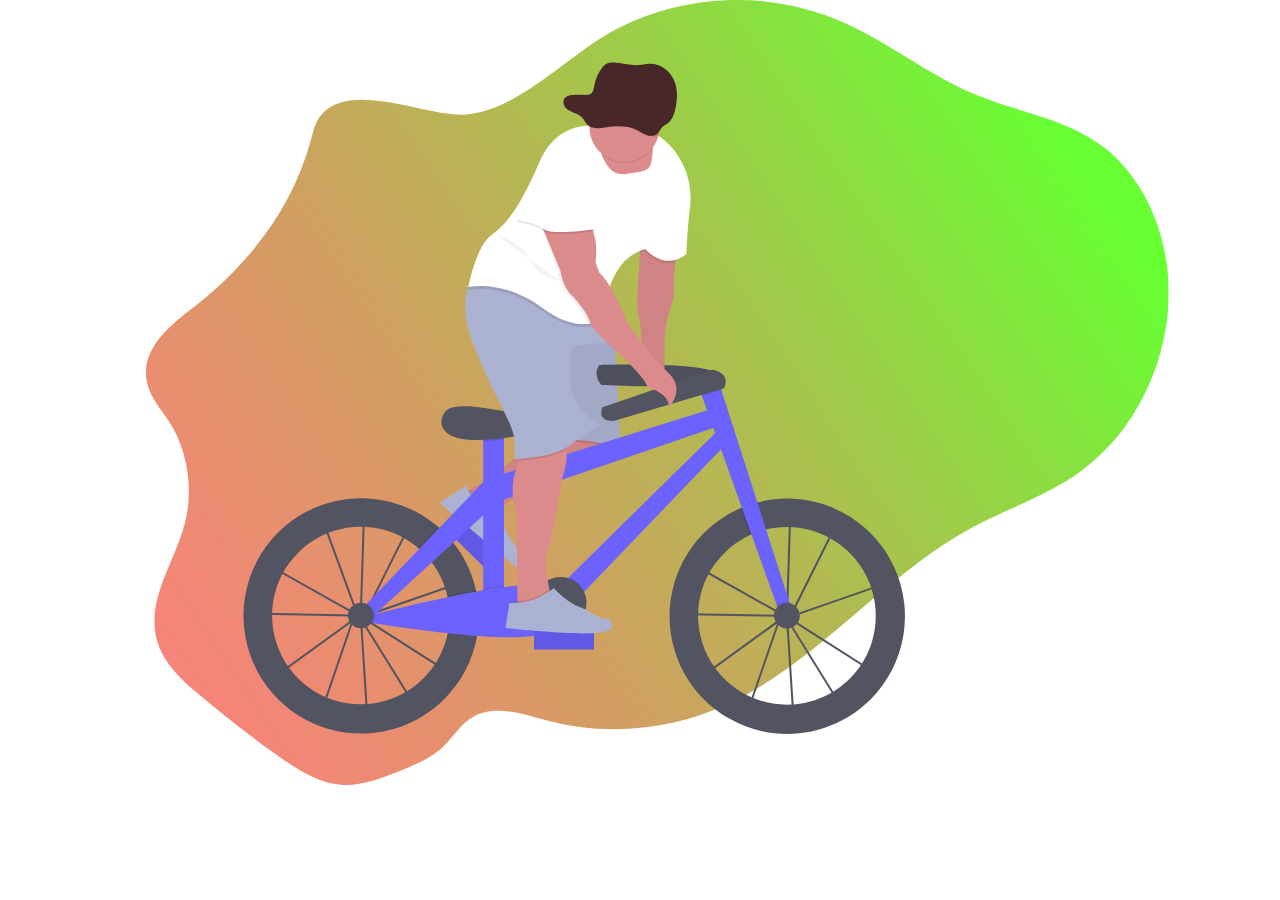
<file: solution/index.html>
<!DOCTYPE html>
<html lang="en">
<head>
    <meta charset="UTF-8">
    <meta name="viewport" content="width=device-width, initial-scale=1.0">
    <link rel="stylesheet" href="style.css">
    <title>Biker Boy</title>
</head>
<body>
    <svg width="1058" height="785" viewBox="0 0 1058 785" fill="none" xmlns="http://www.w3.org/2000/svg">
        <g id="bikerBoy">
        <g clip-path="url(#clip0)">
        <path id="background" d="M209.73 115.43C204.25 122.08 202.14 131.43 199.78 140.22C180.78 211.06 133.96 268.04 80.64 308.74C58.06 325.98 30.57 349.1 35.51 380.01C38.17 396.61 49.84 408.83 58.51 422.35C76.7 450.66 82.6 489.14 73.93 523.03C64.07 561.59 36.51 597.57 45.04 636.56C50.3 660.56 68.16 677.64 85.33 692.32C112.117 715.207 139.757 736.647 168.25 756.64C187.35 770.04 207.67 783.08 229.93 784.78C249.53 786.28 268.73 778.83 287.34 771.48C303.6 765.05 320.27 758.36 333.4 745.48C341.97 737.07 348.8 726.22 358.32 719.34C380.68 703.18 409.4 713.42 435.04 720.34C495.54 736.58 560.29 730.65 617.86 703.6C706.17 662.1 773.48 574.95 859.86 528.19C897 508.08 937.4 495.6 971.79 469.7C991.165 454.953 1007.82 436.936 1020.99 416.46C1046.99 376.35 1061.05 325.21 1056.99 275.15C1052.93 225.09 1030.18 176.85 994.45 148.59C956.2 118.34 907.89 112.69 864.37 94.53C819.43 75.77 779.45 43.53 734.94 23.4C698.924 7.15668 659.728 -0.81713 620.228 0.0636446C580.728 0.944419 541.926 10.6574 506.67 28.49C458.23 52.99 409.13 110.15 355.18 114.49C316.74 117.49 239.75 79.01 209.73 115.43Z" fill="url(#paint0_linear)"/>
        <g id="rightWheel">
        <path id="Vector" d="M681.42 717.39L675.16 619.49L675.03 619.28L668.71 621.48L639.62 706.29L593.37 673.49L667.06 620.08L667.13 619.87L667.55 619.72L672.3 616.27L595.06 572.96L576.13 593.76L579.13 613.26L667.93 614.84V616.84L577.45 615.22L574.05 593.11L599.94 564.66L638.66 519.49L639.35 521.36L647.55 512.36L678.09 517.83V516.62L680.09 516.68V518.19L725.45 526.31L683.12 610.96L676.95 615.43V615.93V616.49L774.76 582.41L763.15 673.62L680.15 620.75L677.23 619.11L726.17 698L681.42 717.39ZM677.42 623.05L683.27 714.43L723.32 697.05L677.42 623.05ZM596.85 673.49L638.64 703.12L665.98 623.38L596.85 673.49ZM679.17 617.83L681.26 619L761.61 670.2L772.41 585.33L679.17 617.83ZM672.07 610.63L674.58 614.68L675.02 614.36L678.02 519.83L648.28 514.49L640.12 523.49L672.07 610.63ZM596.68 571.58L671.52 613.58L670.22 611.45L638.64 525.18L601.44 566.06L596.68 571.58ZM680.05 520.19L677.05 612.88L681.57 609.6L722.48 527.78L680.05 520.19Z" fill="#535461"/>
        <path id="Vector_2" d="M676.33 498.61C665.717 498.598 655.15 500.024 644.92 502.85C639.644 504.305 634.477 506.133 629.46 508.32C602.73 519.907 581.247 540.997 569.167 567.508C557.087 594.019 555.269 624.069 564.065 651.843C572.86 679.618 591.644 703.143 616.782 717.869C641.921 732.594 671.627 737.473 700.155 731.562C728.682 725.65 754.004 709.369 771.221 685.867C788.438 662.365 796.327 633.312 793.362 604.33C790.396 575.348 776.787 548.495 755.168 528.966C733.548 509.438 705.454 498.622 676.32 498.61H676.33ZM675.93 704.7C655.649 704.692 635.981 697.746 620.192 685.017C604.404 672.288 593.445 654.541 589.135 634.723C584.825 614.905 587.424 594.209 596.501 576.073C605.577 557.936 620.584 543.45 639.03 535.02C643.722 532.872 648.594 531.142 653.59 529.85C665.802 526.68 678.549 526.147 690.984 528.287C703.418 530.427 715.253 535.191 725.703 542.261C736.153 549.332 744.977 558.547 751.588 569.293C758.199 580.039 762.446 592.069 764.046 604.585C765.646 617.1 764.562 629.812 760.866 641.875C757.17 653.939 750.948 665.077 742.613 674.548C734.277 684.02 724.02 691.608 712.524 696.806C701.028 702.005 688.557 704.696 675.94 704.7H675.93Z" fill="#535461"/>
        </g>
        <g id="leftWheel">
        <path id="Vector_3" d="M255.23 716.99L248.96 619.05L248.83 618.84L242.51 621.04L213.43 705.89L167.18 673.1L240.85 619.69L240.92 619.48L241.34 619.33L246.09 615.88L168.85 572.57L149.93 593.37L152.93 612.87L241.75 614.49V616.49L151.27 614.87L147.85 592.73L173.75 564.27L212.5 519.07L213.19 520.94L221.39 511.94L251.85 517.4V516.19L253.85 516.25V517.76L299.21 525.88L256.92 610.49L250.75 614.96V615.46V616.02L348.55 581.94L336.94 673.15L253.94 620.28L251.02 618.64L299.96 697.52L255.23 716.99ZM251.23 622.65L257.08 714.03L297.13 696.65L251.23 622.65ZM170.65 673.08L212.44 702.71L239.78 622.97L170.65 673.08ZM252.97 617.42L255.06 618.59L335.41 669.79L346.21 584.92L252.97 617.42ZM245.87 610.22L248.38 614.27L248.82 613.95L251.82 519.42L222.08 514.1L213.92 523.1L245.87 610.22ZM170.45 571.16L245.29 613.16L243.99 611.03L212.41 524.76L175.22 565.63L170.45 571.16ZM253.85 519.77L250.85 612.49L255.37 609.21L296.28 527.39L253.85 519.77Z" fill="#535461"/>
        <path id="Vector_4" d="M364.92 589.95C360.91 572.131 352.79 555.495 341.21 541.37C336.911 536.121 332.171 531.25 327.04 526.81C307.314 509.779 282.491 499.779 256.467 498.381C230.443 496.983 204.692 504.265 183.254 519.085C161.816 533.904 145.906 555.422 138.02 580.262C130.134 605.102 130.719 631.857 139.683 656.328C148.647 680.799 165.482 701.601 187.547 715.47C209.612 729.339 235.657 735.488 261.595 732.954C287.533 730.42 311.895 719.345 330.858 701.468C349.822 683.591 362.312 659.923 366.37 634.18C367.314 628.119 367.789 621.994 367.79 615.86C367.797 607.144 366.834 598.454 364.92 589.95ZM249.73 704.3C231.498 704.281 213.714 698.647 198.797 688.164C183.879 677.682 172.552 662.859 166.356 645.712C160.16 628.565 159.395 609.926 164.165 592.329C168.935 574.732 179.009 559.031 193.018 547.361C207.026 535.692 224.288 528.619 242.457 527.106C260.627 525.593 278.821 529.712 294.567 538.904C310.312 548.096 322.845 561.914 330.46 578.48C338.076 595.045 340.405 613.554 337.13 631.49C333.38 651.933 322.58 670.414 306.611 683.718C290.642 697.021 270.514 704.304 249.73 704.3Z" fill="#535461"/>
        </g>
        <g id="boyAndBikeFrame">
        <path id="Vector_5" d="M387 554.303L344.293 512.159L330.947 525.683L373.654 567.827L387 554.303Z" fill="#6C63FF"/>
        <path id="Vector_6" opacity="0.1" d="M387 554.303L344.293 512.159L330.947 525.683L373.654 567.827L387 554.303Z" fill="black"/>
        <path id="Vector_7" d="M354.48 491.99C354.48 491.99 379.27 478.91 388.85 470.49C394.617 465.444 400.818 460.917 407.38 456.96L438.48 438.03L503.48 433.03L506.48 444.03C506.48 444.03 511.48 460.03 461.48 474.03C411.48 488.03 386.48 510.03 386.48 510.03C386.48 510.03 354.48 520.99 354.48 491.99Z" fill="#DB8B8B"/>
        <path id="Vector_8" opacity="0.1" d="M389.13 507.86C387.36 509.21 386.48 509.99 386.48 509.99C386.48 509.99 354.48 520.99 354.48 491.99C354.48 491.99 356.03 491.17 358.48 489.8C360.955 493.831 364.423 497.16 368.551 499.469C372.679 501.778 377.33 502.99 382.06 502.99H385.45L389.13 507.86Z" fill="black"/>
        <path id="Vector_9" opacity="0.05" d="M505.54 449.55C502.76 455.44 493.17 465.12 461.48 473.99C420.87 485.36 396.75 501.99 389.13 507.86C387.36 509.21 386.48 509.99 386.48 509.99C386.48 509.99 354.48 520.99 354.48 491.99C354.48 491.99 356.03 491.17 358.48 489.8C365.91 485.73 381.64 476.8 388.82 470.45C394.586 465.403 400.787 460.875 407.35 456.92L438.45 437.99L450.03 437.1L503.45 432.99L506.45 443.99C506.45 443.99 507.15 446.14 505.54 449.55Z" fill="black"/>
        <path id="Vector_10" d="M354.98 485.49L328.48 502.99L406.08 567.99C406.08 567.99 417.48 560.99 411.48 552.99C411.48 552.99 391.48 535.99 390.48 511.99L384.48 503.99H381.09C375.358 503.991 369.767 502.211 365.089 498.897C360.412 495.583 356.88 490.898 354.98 485.49Z" fill="#ABB1D1"/>
        <path id="Vector_11" opacity="0.1" d="M505.54 449.55C489.54 441.82 450.48 440.99 450.48 440.99L450.06 437.1L503.48 432.99L506.48 443.99C506.48 443.99 507.15 446.14 505.54 449.55Z" fill="black"/>
        <path id="Vector_12" d="M450.48 438.99C450.48 438.99 497.48 439.99 509.48 449.99L503.48 328.99H438.48L450.48 438.99Z" fill="#ABB1D1"/>
        <path id="Vector_13" opacity="0.05" d="M450.48 438.49C450.48 438.49 497.48 439.49 509.48 449.49L503.48 328.49H438.48L450.48 438.49Z" fill="black"/>
        <path id="Vector_14" d="M488.24 364.95C488.24 364.95 605.89 360.95 608.29 376.16C610.69 391.37 490.64 384.96 490.64 384.96C490.64 384.96 481.04 375.35 488.24 364.95Z" fill="#535461"/>
        <path id="Vector_15" opacity="0.05" d="M488.24 364.95C488.24 364.95 605.89 360.95 608.29 376.16C610.69 391.37 490.64 384.96 490.64 384.96C490.64 384.96 481.04 375.35 488.24 364.95Z" fill="black"/>
        <path id="Vector_16" d="M393 425.78H372.19V606.66H393V425.78Z" fill="#6C63FF"/>
        <path id="Vector_17" opacity="0.1" d="M393 425.77V439.7C386.08 440.6 379 441.17 372.19 441.39V425.77H393Z" fill="black"/>
        <path id="Vector_18" d="M391.44 410.78C388.52 410.554 385.616 410.164 382.74 409.61C371.46 407.45 343.02 402.92 335.37 410.61C325.77 420.21 328.97 437.02 354.58 439.42C380.19 441.82 424.21 435.42 433.02 425.81C433.02 425.77 417.09 412.75 391.44 410.78Z" fill="#535461"/>
        <path id="Vector_19" d="M387.4 475.4L605.9 407.37L613.1 424.18L389 501.01L387.4 475.4Z" fill="#6C63FF"/>
        <path id="Vector_20" d="M452.23 582.65L609.9 427.38L618.7 440.18L468.23 597.05L452.23 582.65Z" fill="#6C63FF"/>
        <path id="Vector_21" opacity="0.1" d="M653.58 529.85C648.584 531.142 643.712 532.872 639.02 535.02L629.46 508.31C634.477 506.123 639.644 504.295 644.92 502.84L653.58 529.85Z" fill="black"/>
        <path id="Vector_22" d="M680.33 608.26L669.13 614.66L590.99 396.33L587.49 386.56L605.9 376.15L610.51 390.53L680.33 608.26Z" fill="#6C63FF"/>
        <path id="Vector_23" opacity="0.1" d="M610.51 390.53L590.99 396.33L587.49 386.56L605.9 376.15L610.51 390.53Z" fill="black"/>
        <path id="Vector_24" d="M491.44 407.37L601.09 369.75C601.09 369.75 620.3 372.15 613.09 388.16L502.65 420.97C502.65 420.97 485.85 422.57 491.44 407.37Z" fill="#535461"/>
        <path id="Vector_25" opacity="0.1" d="M367.79 615.86C367.789 621.994 367.314 628.119 366.37 634.18C356.77 633.49 346.85 632.49 337.13 631.49C339.289 619.599 339.021 607.394 336.34 595.61C345.81 593.61 355.48 591.7 364.92 589.97C366.833 598.467 367.795 607.15 367.79 615.86Z" fill="black"/>
        <path id="Vector_26" opacity="0.1" d="M393 585.38V606.65H372.19V588.65C379.39 587.4 386.39 586.29 393 585.38Z" fill="black"/>
        <path id="Vector_27" d="M258.54 615.49C258.54 615.49 426.62 571.49 440.22 588.28C453.82 605.07 468.23 627.49 425.85 635.49C383.47 643.49 255.37 621.88 255.37 621.88L258.54 615.49Z" fill="#6C63FF"/>
        <path id="Vector_28" opacity="0.1" d="M341.21 541.37L319.85 560.92C316.067 556.064 311.791 551.614 307.09 547.64L327.03 526.81C332.164 531.249 336.908 536.12 341.21 541.37Z" fill="black"/>
        <path id="Vector_29" d="M252.94 606.66L378.59 475.4L382.6 505.81L259.34 618.66L252.94 606.66Z" fill="#6C63FF"/>
        <path id="Vector_30" opacity="0.1" d="M251.34 628.27C258.415 628.27 264.15 622.535 264.15 615.46C264.15 608.385 258.415 602.65 251.34 602.65C244.265 602.65 238.53 608.385 238.53 615.46C238.53 622.535 244.265 628.27 251.34 628.27Z" fill="black"/>
        <path id="Vector_31" d="M249.73 628.27C256.805 628.27 262.54 622.535 262.54 615.46C262.54 608.385 256.805 602.65 249.73 602.65C242.655 602.65 236.92 608.385 236.92 615.46C236.92 622.535 242.655 628.27 249.73 628.27Z" fill="#535461"/>
        <path id="Vector_32" opacity="0.1" d="M675.13 627.07C682.205 627.07 687.94 621.335 687.94 614.26C687.94 607.185 682.205 601.45 675.13 601.45C668.055 601.45 662.32 607.185 662.32 614.26C662.32 621.335 668.055 627.07 675.13 627.07Z" fill="black"/>
        <path id="Vector_33" d="M675.93 628.67C683.005 628.67 688.74 622.935 688.74 615.86C688.74 608.785 683.005 603.05 675.93 603.05C668.855 603.05 663.12 608.785 663.12 615.86C663.12 622.935 668.855 628.67 675.93 628.67Z" fill="#535461"/>
        <path id="Vector_34" opacity="0.1" d="M448.22 628.27C462.364 628.27 473.83 616.804 473.83 602.66C473.83 588.516 462.364 577.05 448.22 577.05C434.076 577.05 422.61 588.516 422.61 602.66C422.61 616.804 434.076 628.27 448.22 628.27Z" fill="black"/>
        <path id="Vector_35" d="M449.83 628.27C463.974 628.27 475.44 616.804 475.44 602.66C475.44 588.516 463.974 577.05 449.83 577.05C435.686 577.05 424.22 588.516 424.22 602.66C424.22 616.804 435.686 628.27 449.83 628.27Z" fill="#535461"/>
        <path id="Vector_36" d="M442.992 600.736L442.984 600.742C439.977 602.991 439.362 607.253 441.611 610.26L461.937 637.441C464.186 640.448 468.447 641.063 471.455 638.814L471.463 638.808C474.471 636.559 475.085 632.297 472.836 629.29L452.51 602.109C450.261 599.102 446 598.487 442.992 600.736Z" fill="#6C63FF"/>
        <path id="Vector_37" d="M565.48 246.99L563.1 277.1C562.826 280.914 562.876 284.744 563.25 288.55C563.56 291.92 563.25 297.82 559.95 306.82C555.713 318.317 553.523 330.467 553.48 342.72V376.99L530.48 372.99C530.48 372.99 531.48 324.99 527.48 316.99C523.48 308.99 530.48 237.99 530.48 237.99L565.48 246.99Z" fill="#DB8B8B"/>
        <path id="Vector_38" opacity="0.05" d="M564.3 261.91L563.1 277.1C562.83 280.911 562.883 284.738 563.26 288.54C563.57 291.91 563.26 297.81 559.96 306.82C555.723 318.317 553.533 330.467 553.49 342.72V376.99L530.49 372.99C530.49 372.99 531.49 324.99 527.49 316.99C524.66 311.32 527.34 274.05 529.15 252.78C529.9 244.03 530.49 237.99 530.49 237.99L565.49 246.99L564.3 261.91Z" fill="black"/>
        <path id="Vector_39" d="M451.5 476.99L442.85 526.19C441.759 532.759 440.086 539.218 437.85 545.49C432.78 559.35 436.02 578.78 438.48 589.38C439.57 594.06 440.48 597.02 440.48 597.02L414.48 611.02L406.48 605.02V601.02L405.48 512.02C399.48 498.02 401.48 477.02 405.48 469.02C406.617 466.392 407.417 463.63 407.86 460.8C409.86 450.08 410.48 435.02 410.48 435.02C410.48 435.02 426.48 408.02 445.48 426.02C452.48 432.65 455.14 441.32 455.7 449.62C456.68 463.83 451.5 476.99 451.5 476.99Z" fill="#DB8B8B"/>
        <path id="Vector_40" opacity="0.1" d="M455.7 449.59C441.83 457.83 417.7 460.16 407.86 460.77C409.86 450.05 410.48 434.99 410.48 434.99C410.48 434.99 426.48 407.99 445.48 425.99C452.48 432.62 455.14 441.29 455.7 449.59Z" fill="black"/>
        <path id="Vector_41" d="M489.48 424.99C478.846 430.653 468.797 437.352 459.48 444.99C443.48 457.99 403.48 458.99 403.48 458.99V443.99C404.48 425.99 387.48 405.99 364.48 349.99C349.79 314.23 353.86 293.99 358.72 283.99C361.48 278.34 364.48 275.99 364.48 275.99L489.48 299.99L493.95 313.39L503.48 341.99C503.48 341.99 468.48 343.99 462.48 346.99C456.48 349.99 460.48 376.99 460.48 376.99C454.48 404.99 489.48 424.99 489.48 424.99Z" fill="#ABB1D1"/>
        <path id="Vector_42" opacity="0.1" d="M565.48 246.99L564.3 261.91C546.9 266.91 534.48 250.99 534.48 250.99C532.665 251.477 530.882 252.074 529.14 252.78C529.89 244.03 530.48 237.99 530.48 237.99L565.48 246.99Z" fill="black"/>
        <path id="Vector_43" opacity="0.1" d="M493.95 313.39C493.48 318.06 493.48 320.99 493.48 320.99C493.48 320.99 470.48 339.99 431.48 310.99C392.48 281.99 357.48 289.99 357.48 289.99C357.48 289.99 357.89 287.67 358.72 283.99C361.48 278.34 364.48 275.99 364.48 275.99L489.48 299.99L493.95 313.39Z" fill="black"/>
        <path id="Vector_44" d="M578.96 207.94C576.35 228.29 575.48 253.94 575.48 253.94C552.48 271.94 534.48 248.94 534.48 248.94C512.76 254.77 502.55 273.78 497.74 290.37C495.164 299.344 493.732 308.607 493.48 317.94C493.48 317.94 487.4 322.94 476.2 323.94C465.61 324.83 450.43 322.07 431.48 307.94C392.48 278.94 357.48 286.94 357.48 286.94C357.48 286.94 364.48 246.94 380.48 234.94C396.48 222.94 408.48 207.94 428.48 161.94C448.48 115.94 489.48 126.94 489.48 126.94C489.48 126.94 491.48 117.94 528.48 126.94C537.492 129.302 545.834 133.721 552.85 139.85C572.64 156.49 582.24 182.3 578.96 207.94Z" fill="white"/>
        <path id="Vector_45" d="M541.85 149.49C541.8 150.82 541.69 152.3 541.51 153.95C539.51 171.95 537.51 169.95 515.51 173.95C501.83 176.44 494.72 165.01 491.3 156.01C490.062 152.75 489.128 149.382 488.51 145.95L536.51 137.95C536.51 137.95 542.26 136.34 541.85 149.49Z" fill="#DB8B8B"/>
        <path id="Vector_46" opacity="0.05" d="M497.74 290.42C495.164 299.394 493.732 308.657 493.48 317.99C493.48 317.99 487.4 322.99 476.2 323.99C475.884 323.353 475.643 322.682 475.48 321.99C473.48 312.99 458.48 296.99 458.48 296.99C448.48 287.99 446.48 271.99 446.48 271.99L429.98 223.49L424.48 218.99C424.48 218.99 447.48 200.99 467.48 215.99C487.48 230.99 481.48 262.99 481.48 262.99L485.48 273.99C489.63 277.49 493.85 283.66 497.74 290.42Z" fill="black"/>
        <path id="Vector_47" d="M427.48 217.99L449.48 270.99C449.48 270.99 451.48 286.99 461.48 295.99C461.48 295.99 476.48 311.99 478.48 320.99C480.48 329.99 508.48 353.99 508.48 353.99C508.48 353.99 534.48 377.99 536.48 386.99C536.48 386.99 560.48 393.99 557.48 407.99C557.48 407.99 575.48 389.99 557.48 372.99C539.48 355.99 515.48 320.99 515.48 320.99C515.48 320.99 501.48 283.99 488.48 272.99L484.48 261.99C484.48 261.99 490.48 229.99 470.48 214.99C450.48 199.99 427.48 217.99 427.48 217.99Z" fill="#DB8B8B"/>
        <path id="Vector_48" opacity="0.1" d="M440.48 596.99L414.48 610.99L406.48 604.99V600.99C415.464 600.352 424.193 597.718 432.03 593.28C434.43 591.92 436.69 590.58 438.5 589.4C439.55 594.03 440.48 596.99 440.48 596.99Z" fill="black"/>
        <path id="Vector_49" opacity="0.1" d="M470.48 175.99L484.48 230.99C484.48 230.99 441.48 237.99 432.48 230.99C423.48 223.99 406.48 221.99 406.48 221.99C406.48 221.99 424.48 169.99 434.48 163.99C444.48 157.99 470.48 175.99 470.48 175.99Z" fill="black"/>
        <path id="Vector_50" d="M470.48 173.99L484.48 228.99C484.48 228.99 441.48 235.99 432.48 228.99C423.48 221.99 406.48 219.99 406.48 219.99C406.48 219.99 424.48 167.99 434.48 161.99C444.48 155.99 470.48 173.99 470.48 173.99Z" fill="white"/>
        <path id="Vector_51" opacity="0.1" d="M541.85 148.49C539.049 152.356 535.487 155.609 531.383 158.047C527.278 160.485 522.718 162.058 517.983 162.669C513.249 163.28 508.439 162.915 503.85 161.598C499.261 160.281 494.99 158.039 491.3 155.01C490.062 151.75 489.128 148.382 488.51 144.95L536.51 136.95C536.51 136.95 542.26 135.34 541.85 148.49Z" fill="black"/>
        <path id="Vector_52" d="M548.48 126.99C548.48 136.273 544.792 145.175 538.229 151.739C531.665 158.303 522.763 161.99 513.48 161.99C504.197 161.99 495.295 158.303 488.731 151.739C482.167 145.175 478.48 136.273 478.48 126.99C478.48 126.41 478.48 125.83 478.48 125.25C478.711 115.967 482.62 107.157 489.346 100.756C496.073 94.3555 505.067 90.8893 514.35 91.12C523.633 91.3508 532.443 95.2595 538.844 101.986C545.244 108.713 548.711 117.707 548.48 126.99Z" fill="#DB8B8B"/>
        <path id="Vector_53" opacity="0.1" d="M548.48 126.99C548.483 130.216 548.039 133.426 547.16 136.53C544.455 137.12 541.633 136.861 539.08 135.79C535.34 134.32 532.13 131.79 528.54 129.97C518.43 124.85 506.4 125.86 495.2 127.55C489.64 128.39 483.33 129.17 478.96 125.63C478.81 125.511 478.666 125.385 478.53 125.25C478.761 115.967 482.67 107.157 489.396 100.756C496.123 94.3555 505.117 90.8893 514.4 91.12C523.683 91.3508 532.493 95.2595 538.894 101.986C545.295 108.713 548.761 117.707 548.53 126.99H548.48Z" fill="black"/>
        <path id="Vector_54" opacity="0.05" d="M384.98 234.49C384.98 234.49 410.98 241.49 418.98 259.49C426.98 277.49 448.62 280.78 448.62 280.78" fill="black"/>
        <path id="Vector_55" d="M482.98 630.49H422.98V649.49H482.98V630.49Z" fill="#6C63FF"/>
        <path id="Vector_56" opacity="0.1" d="M482.98 630.49H422.98V649.49H482.98V630.49Z" fill="black"/>
        <path id="Vector_57" d="M431.99 595.23C437.36 592.23 442.07 589.23 442.48 587.99C442.48 587.99 456.03 602.29 468.1 606.73C472.158 608.229 476.044 610.16 479.69 612.49C484.47 615.49 491.29 619.02 497.48 619.02C497.48 619.02 511.48 631.02 484.48 633.02C457.48 635.02 394.48 628.02 394.48 628.02L398.48 603.02C410.167 603.705 421.804 601 431.99 595.23Z" fill="#ABB1D1"/>
        </g>
        <g id="hat">
        <path d="M453.16 105.34C455.29 112.02 465.52 112.23 470.77 117.15C473.5 119.71 474.77 123.49 477.77 125.77C481.94 128.95 487.96 128.25 493.27 127.49C503.96 125.97 515.44 125.06 525.08 129.67C528.5 131.3 531.57 133.58 535.14 134.91C538.71 136.24 543.14 136.4 546.04 134.04C548.36 132.15 549.21 129.04 551.31 126.96C552.94 125.32 555.21 124.4 557.07 122.96C561.15 119.88 562.91 114.86 564.07 110.06C566.47 100.18 567.16 89.53 563.07 80.16C558.98 70.79 549.14 63.16 538.4 63.65C535.11 63.8 531.9 64.65 528.62 65.01C520.07 65.88 511.62 63.01 503.04 62.52C500.551 62.2171 498.027 62.5616 495.71 63.52C493.963 64.4908 492.457 65.8405 491.3 67.47C487.372 72.6154 484.682 78.5968 483.44 84.95C482.44 89.74 482.39 94.08 476.52 94.82C469.85 95.7 448.65 91.21 453.16 105.34Z" fill="#472727"/>
        </g>
        </g>
        </g>
        <defs>
        <linearGradient id="paint0_linear" x1="950.5" y1="134.5" x2="17.5" y2="759.5" gradientUnits="userSpaceOnUse">
        <stop stop-color="#42FF00" stop-opacity="0.8"/>
        <stop offset="1" stop-color="#FF0000" stop-opacity="0.5"/>
        </linearGradient>
        <clipPath id="clip0">
        <rect width="1057.7" height="784.98" fill="white"/>
        </clipPath>
        </defs>
        </svg>
        
</body>
</html>
</file>
<file: solution/style.css>
* {
    margin: 0;
    padding: 0;
    box-sizing: border-box;
}

body {
    text-align: center;
}

#rightWheel, #leftWheel {
    animation-name: wheel;
    animation-duration: 1s;
    animation-timing-function: linear;
    animation-iteration-count: infinite;
    transform-origin: center;
    transform-box: fill-box;
}

#boyAndBikeFrame {
    animation-name: bike;
    animation-duration: 1s;
    animation-timing-function: ease-in-out;
    animation-iteration-count: infinite;
    animation-direction: alternate;
    transform-origin: bottom;
}

#hat {
    animation-name: hat;
    animation-duration: 1s;
    animation-timing-function: ease-in;
    animation-iteration-count: infinite;
    animation-direction: alternate;
    animation-delay: 150ms;
}

@keyframes wheel {
    0% {
        transform: rotateZ(0deg);
    }
    100% {
        transform: rotateZ(360deg);
    }
}

@keyframes bike {
    0% {
        transform: rotateX(0deg);
    }
    100% {
        transform: rotateX(20deg);
    }
}

@keyframes hat {
    0% {
        transform: translateY(0%);
    }
    100% {
        transform: translateY(6%);
    }
}
</file>
